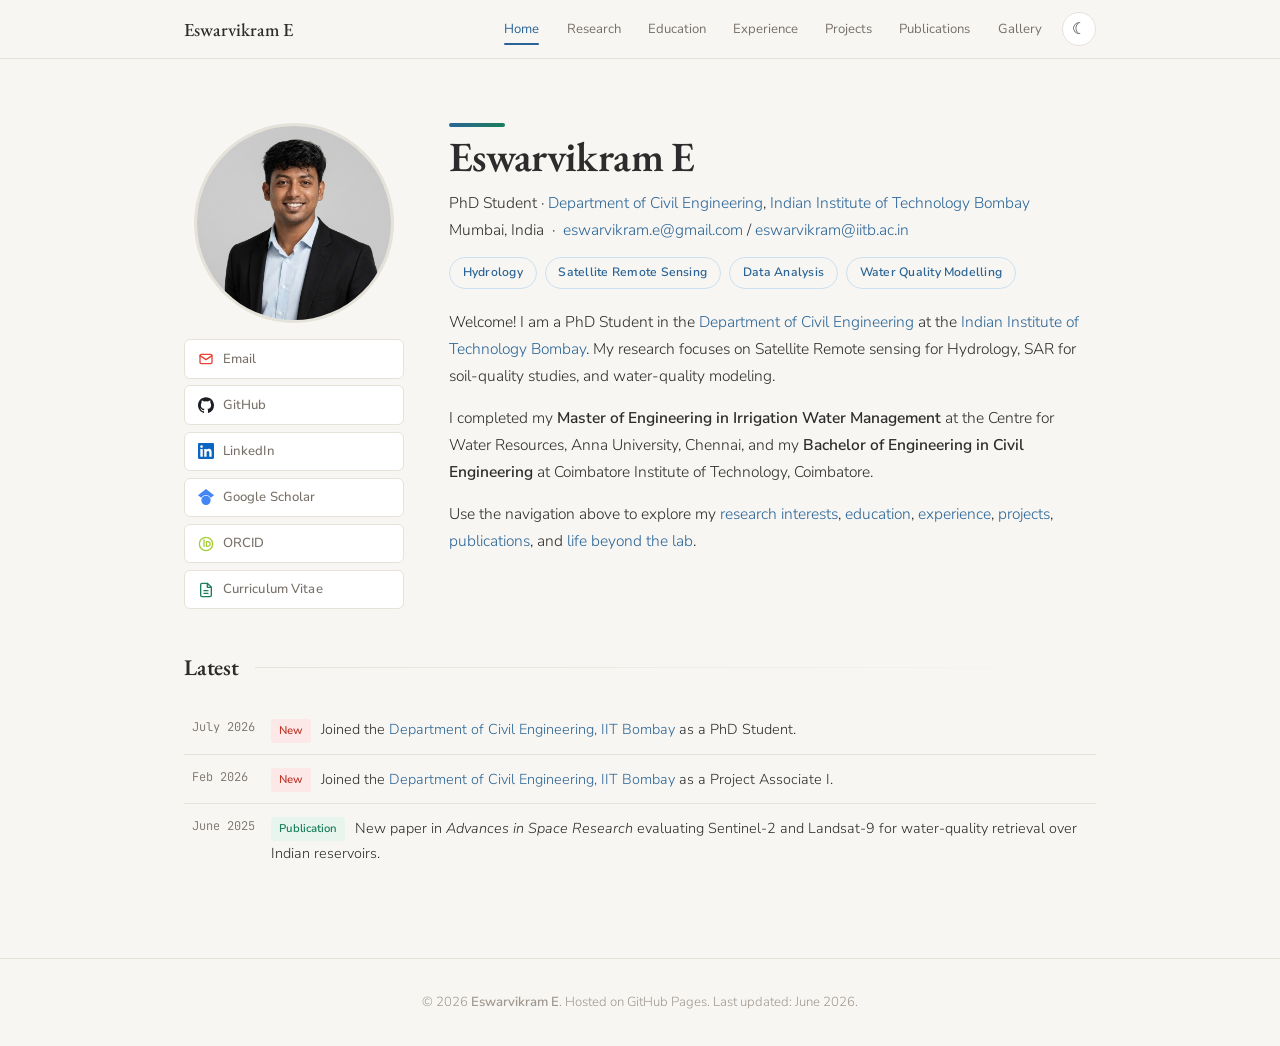
<file: index.html>
<!DOCTYPE html>
<html lang="en">
<head>
  <meta charset="UTF-8"/>
  <meta name="viewport" content="width=device-width,initial-scale=1"/>
  <title>Home — Eswarvikram E</title>
  <link href="https://fonts.googleapis.com/css2?family=EB+Garamond:ital,wght@0,400;0,500;0,600;1,400;1,500&family=Nunito+Sans:wght@300;400;600&family=JetBrains+Mono:wght@400&display=swap" rel="stylesheet"/>
  <link rel="stylesheet" href="styles.css"/>
</head>
<body>
<script>try{if(localStorage.getItem('theme')==='dark')document.body.classList.add('dark-mode');}catch(e){}</script>

<!-- ── NAV ── -->
<nav>
  <div class="nav-inner">
    <a href="index.html" class="nav-brand">Eswarvikram E</a>
    <div class="nav-actions">
      <div class="nav-links" id="navLinks">
        <a href="index.html" data-page="index.html">Home</a>
        <a href="research.html" data-page="research.html">Research</a>
        <a href="education.html" data-page="education.html">Education</a>
        <a href="experience.html" data-page="experience.html">Experience</a>
        <a href="projects.html" data-page="projects.html">Projects</a>
        <a href="publications.html" data-page="publications.html">Publications</a>
        <a href="gallery.html" data-page="gallery.html">Gallery</a>
      </div>
      <button class="nav-menu-btn" id="menuBtn" onclick="toggleMenu()" aria-label="Toggle menu">☰</button>
      <button class="theme-toggle" type="button" aria-label="Switch to dark mode" title="Toggle dark mode">☾</button>
    </div>
  </div>
</nav>

<div class="page">
  <!-- HERO / ABOUT -->
  <div class="hero">
    <div class="hero-photo">
      <div class="photo-frame">
  <img src="photo.jpg" alt="Eswarvikram E"
       onerror="this.outerHTML='<div class=&quot;photo-placeholder&quot;>EE</div>'">
</div>
      <div class="social-links">
        <a href="mailto:eswarvikram.e@gmail.com" class="social-link si-email">
          <svg viewBox="0 0 24 24" fill="none" stroke="currentColor" stroke-width="2" stroke-linecap="round" stroke-linejoin="round"><rect x="3" y="5" width="18" height="14" rx="2"/><path d="m3 7 9 6 9-6"/></svg>
          Email
        </a>
        <a href="https://github.com/eswarvikram-e" class="social-link si-gh" target="_blank">
          <svg viewBox="0 0 24 24" fill="currentColor"><path d="M12 .5C5.37.5 0 5.87 0 12.5c0 5.3 3.44 9.8 8.21 11.39.6.11.82-.26.82-.58 0-.29-.01-1.05-.02-2.06-3.34.73-4.04-1.61-4.04-1.61-.55-1.39-1.34-1.76-1.34-1.76-1.09-.75.08-.73.08-.73 1.21.09 1.84 1.24 1.84 1.24 1.07 1.84 2.81 1.31 3.5 1 .11-.78.42-1.31.76-1.61-2.67-.3-5.47-1.33-5.47-5.93 0-1.31.47-2.38 1.24-3.22-.12-.3-.54-1.52.12-3.17 0 0 1.01-.32 3.3 1.23a11.5 11.5 0 0 1 6 0c2.29-1.55 3.3-1.23 3.3-1.23.66 1.65.24 2.87.12 3.17.77.84 1.23 1.91 1.23 3.22 0 4.61-2.81 5.62-5.49 5.92.43.37.81 1.1.81 2.22 0 1.61-.01 2.9-.01 3.29 0 .32.22.7.83.58A12 12 0 0 0 24 12.5C24 5.87 18.63.5 12 .5z"/></svg>
          GitHub
        </a>
        <a href="https://linkedin.com/in/eswarvikram" class="social-link si-li" target="_blank">
          <svg viewBox="0 0 24 24" fill="currentColor"><path d="M20.45 20.45h-3.56v-5.57c0-1.33-.02-3.04-1.85-3.04-1.85 0-2.13 1.45-2.13 2.94v5.67H9.35V9h3.41v1.56h.05c.48-.9 1.63-1.85 3.36-1.85 3.6 0 4.27 2.37 4.27 5.45v6.29zM5.34 7.43a2.06 2.06 0 1 1 0-4.13 2.06 2.06 0 0 1 0 4.13zM7.12 20.45H3.55V9h3.57v11.45zM22.22 0H1.77C.79 0 0 .77 0 1.73v20.54C0 23.23.79 24 1.77 24h20.45c.98 0 1.78-.77 1.78-1.73V1.73C24 .77 23.2 0 22.22 0z"/></svg>
          LinkedIn
        </a>
        <a href="https://scholar.google.com/citations?hl=en&user=inQDjZsAAAAJ" class="social-link si-gs" target="_blank">
          <svg viewBox="0 0 24 24" fill="currentColor"><path d="M12 24a7 7 0 1 1 0-14 7 7 0 0 1 0 14zm0-24L0 9.5l4.84 3.77A8 8 0 0 1 12 9a8 8 0 0 1 7.16 4.27L24 9.5 12 0z"/></svg>
          Google Scholar
        </a>
        <a href="https://orcid.org/0009-0003-9742-1492" class="social-link si-orcid" target="_blank">
          <svg viewBox="0 0 24 24" fill="none" stroke="currentColor" stroke-width="2" stroke-linecap="round" stroke-linejoin="round"><circle cx="12" cy="12" r="10"/><path d="M9 8.5v7"/><circle cx="9" cy="6.2" r=".4" fill="currentColor"/><path d="M12.6 8.5v7h2.1a3.5 3.5 0 0 0 0-7z"/></svg>
          ORCID
        </a>
        <a href="Eswarvikram_cv.pdf" class="social-link si-cv" target="_blank" download>
          <svg viewBox="0 0 24 24" fill="none" stroke="currentColor" stroke-width="2" stroke-linecap="round" stroke-linejoin="round"><path d="M14 2H6a2 2 0 0 0-2 2v16a2 2 0 0 0 2 2h12a2 2 0 0 0 2-2V8z"/><path d="M14 2v6h6M9 13h6M9 17h6"/></svg>
          Curriculum Vitae
        </a>
      </div>
    </div>

    <div class="hero-bio">
      <h1>Eswarvikram E</h1>
      <p class="hero-role">
        PhD Student ·
        <a href="https://www.civil.iitb.ac.in/" target="_blank">Department of Civil Engineering</a>,
        <a href="https://www.iitb.ac.in/" target="_blank">Indian Institute of Technology Bombay</a><br>
        Mumbai, India &nbsp;·&nbsp; <a href="mailto:eswarvikram.e@gmail.com">eswarvikram.e@gmail.com</a> / <a href="mailto:eswarvikram@iitb.ac.in">eswarvikram@iitb.ac.in</a>
      </p>

      <div class="hero-keywords">
        <span class="kw">Hydrology</span>
        <span class="kw">Satellite Remote Sensing</span>
        <span class="kw">Data Analysis</span>
        <span class="kw">Water Quality Modelling</span>
      </div>

      <p>
        Welcome! I am a PhD Student in the
        <a href="https://www.civil.iitb.ac.in/" target="_blank">Department of Civil Engineering</a> at the
        <a href="https://www.iitb.ac.in/" target="_blank">Indian Institute of Technology Bombay</a>. My research focuses on
         Satellite Remote sensing for Hydrology, SAR for soil-quality studies, and water-quality modeling.
      </p>
      <p>
        I completed my <strong>Master of Engineering in Irrigation Water Management</strong> at the
        Centre for Water Resources, Anna University, Chennai, and my <strong>Bachelor of Engineering in Civil Engineering</strong> at
        Coimbatore Institute of Technology, Coimbatore.
      </p>
      <p>
        Use the navigation above to explore my <a href="research.html">research interests</a>,
        <a href="education.html">education</a>, <a href="experience.html">experience</a>,
        <a href="projects.html">projects</a>, <a href="publications.html">publications</a>, and
        <a href="gallery.html">life beyond the lab</a>.
      </p>
    </div>
  </div>

  <h2 class="subhead first">Latest</h2>
  <table class="news-table">
    <tr>
      <td class="news-date">July 2026</td>
      <td class="news-text">
        <span class="badge badge-new">New</span>
        Joined the <a href="https://www.civil.iitb.ac.in/" target="_blank">Department of Civil Engineering, IIT Bombay</a> as a PhD Student.
      </td>
    </tr>
    <tr>
      <td class="news-date">Feb 2026</td>
      <td class="news-text">
        <span class="badge badge-new">New</span>
        Joined the <a href="https://www.civil.iitb.ac.in/" target="_blank">Department of Civil Engineering, IIT Bombay</a> as a Project Associate I.
      </td>
    </tr>
    <tr>
      <td class="news-date">June 2025</td>
      <td class="news-text">
        <span class="badge badge-pub">Publication</span>
        New paper in <em>Advances in Space Research</em> evaluating Sentinel-2 and Landsat-9 for water-quality retrieval over Indian reservoirs.
      </td>
    </tr>
  </table>
</div><!-- /page -->

<footer class="footer">
  © 2026 <strong>Eswarvikram E</strong>. Hosted on
  <a href="https://pages.github.com" target="_blank">GitHub Pages</a>.
  Last updated: June 2026.
</footer>

<script src="script.js"></script>
</body>
</html>
</file>
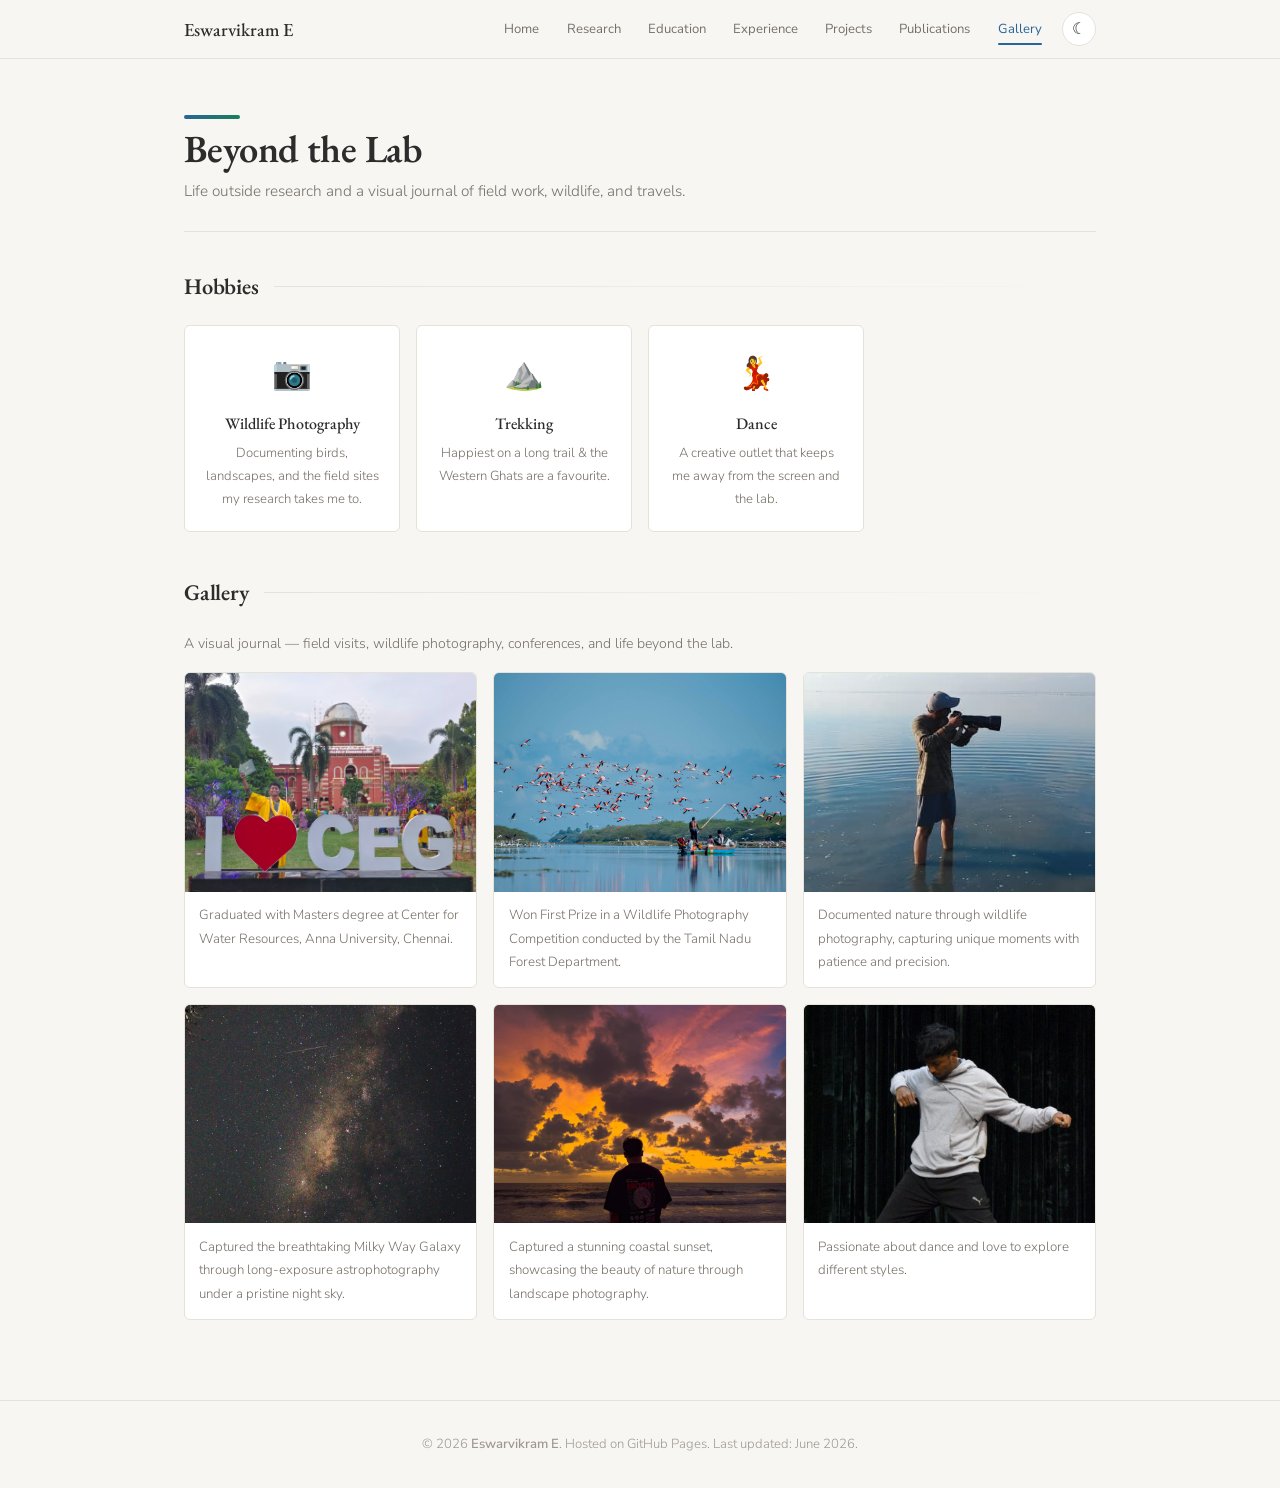
<file: gallery.html>
<!DOCTYPE html>
<html lang="en">
<head>
  <meta charset="UTF-8"/>
  <meta name="viewport" content="width=device-width,initial-scale=1"/>
  <title>Beyond the Lab — Eswarvikram E</title>
  <link href="https://fonts.googleapis.com/css2?family=EB+Garamond:ital,wght@0,400;0,500;0,600;1,400;1,500&family=Nunito+Sans:wght@300;400;600&family=JetBrains+Mono:wght@400&display=swap" rel="stylesheet"/>
  <link rel="stylesheet" href="styles.css"/>
</head>
<body>
<script>try{if(localStorage.getItem('theme')==='dark')document.body.classList.add('dark-mode');}catch(e){}</script>

<!-- ── NAV ── -->
<nav>
  <div class="nav-inner">
    <a href="index.html" class="nav-brand">Eswarvikram E</a>
    <div class="nav-actions">
      <div class="nav-links" id="navLinks">
        <a href="index.html" data-page="index.html">Home</a>
        <a href="research.html" data-page="research.html">Research</a>
        <a href="education.html" data-page="education.html">Education</a>
        <a href="experience.html" data-page="experience.html">Experience</a>
        <a href="projects.html" data-page="projects.html">Projects</a>
        <a href="publications.html" data-page="publications.html">Publications</a>
        <a href="gallery.html" data-page="gallery.html">Gallery</a>
      </div>
      <button class="nav-menu-btn" id="menuBtn" onclick="toggleMenu()" aria-label="Toggle menu">☰</button>
      <button class="theme-toggle" type="button" aria-label="Switch to dark mode" title="Toggle dark mode">☾</button>
    </div>
  </div>
</nav>

<div class="page">
  <header class="page-head">
    <h1>Beyond the Lab</h1>
    <p class="page-sub">Life outside research and a visual journal of field work, wildlife, and travels.</p>
  </header>
  <h2 class="subhead first">Hobbies</h2>
  <div class="hobbies-grid">
    <div class="hobby-card">
      <div class="hobby-emoji">📷</div>
      <div class="hobby-name">Wildlife Photography</div>
      <div class="hobby-desc">Documenting birds, landscapes, and the field sites my research takes me to.</div>
    </div>
    <div class="hobby-card">
      <div class="hobby-emoji">⛰️</div>
      <div class="hobby-name">Trekking</div>
      <div class="hobby-desc">Happiest on a long trail & the Western Ghats are a favourite.</div>
    </div>
    <div class="hobby-card">
      <div class="hobby-emoji">💃</div>
      <div class="hobby-name">Dance</div>
      <div class="hobby-desc">A creative outlet that keeps me away from the screen and the lab.</div>
    </div>
  </div>

  <h2 class="subhead">Gallery</h2>
  <p style="font-size:.88rem;color:var(--muted);margin-bottom:1rem;">
    A visual journal — field visits, wildlife photography, conferences, and life beyond the lab.
  </p>
  <div class="gallery-grid">
    <figure class="gallery-card">
      <img src="photos/gallery-1.jpg" alt="Field visit photo" onerror="this.outerHTML='<div class=&quot;img-ph&quot; style=&quot;aspect-ratio:4/3&quot;>drop image → gallery-1.jpg</div>'">
      <figcaption class="gallery-caption">Graduated with Masters degree at Center for Water Resources, Anna University, Chennai.</figcaption>
    </figure>
    <figure class="gallery-card">
      <img src="photos/gallery-2.jpg" alt="Research activity photo" onerror="this.outerHTML='<div class=&quot;img-ph&quot; style=&quot;aspect-ratio:4/3&quot;>drop image → gallery-2.jpg</div>'">
      <figcaption class="gallery-caption">Won First Prize in a Wildlife Photography Competition conducted by the Tamil Nadu Forest Department.</figcaption>
    </figure>
    <figure class="gallery-card">
      <img src="photos/gallery-3.jpg" alt="Photography sample" onerror="this.outerHTML='<div class=&quot;img-ph&quot; style=&quot;aspect-ratio:4/3&quot;>drop image → gallery-3.jpg</div>'">
      <figcaption class="gallery-caption">Documented nature through wildlife photography, capturing unique moments with patience and precision.</figcaption>
    </figure>
    <figure class="gallery-card">
      <img src="photos/gallery-4.jpg" alt="Photography sample" onerror="this.outerHTML='<div class=&quot;img-ph&quot; style=&quot;aspect-ratio:4/3&quot;>drop image → gallery-4.jpg</div>'">
      <figcaption class="gallery-caption">Captured the breathtaking Milky Way Galaxy through long-exposure astrophotography under a pristine night sky.</figcaption>
    </figure>
    <figure class="gallery-card">
      <img src="photos/gallery-5.jpg" alt="Photography sample" onerror="this.outerHTML='<div class=&quot;img-ph&quot; style=&quot;aspect-ratio:4/3&quot;>drop image → gallery-5.jpg</div>'">
      <figcaption class="gallery-caption">Captured a stunning coastal sunset, showcasing the beauty of nature through landscape photography.</figcaption>
    </figure>
    <figure class="gallery-card">
      <img src="photos/gallery-6.jpg" alt="Photography sample" onerror="this.outerHTML='<div class=&quot;img-ph&quot; style=&quot;aspect-ratio:4/3&quot;>drop image → gallery-6.jpg</div>'">
      <figcaption class="gallery-caption">Passionate about dance and love to explore different styles.</figcaption>
    </figure>
    
  </div>
</div><!-- /page -->

<footer class="footer">
  © 2026 <strong>Eswarvikram E</strong>. Hosted on
  <a href="https://pages.github.com" target="_blank">GitHub Pages</a>.
  Last updated: June 2026.
</footer>

<script src="script.js"></script>
</body>
</html>
</file>
<file: styles.css>
/* ════════════════════════════════════════════
   Eswarvikram E — shared styles (multi-page)
   ════════════════════════════════════════════ */

/* ── TOKENS ── */
:root {
  --bg:       #f7f6f2;
  --surface:  #ffffff;
  --border:   #e5e2da;
  --text:     #2c2c2c;
  --muted:    #777068;
  --light:    #a09890;
  --accent:   #2a6496;
  --accent2:  #1a7f5a;
  --tag-bg:   #eef4fb;
  --tag-col:  #2a6496;
  --warn:     #c0392b;
  --serif:    'EB Garamond', Georgia, serif;
  --sans:     'Nunito Sans', system-ui, sans-serif;
  --mono:     'JetBrains Mono', monospace;
}

*, *::before, *::after { box-sizing: border-box; margin: 0; padding: 0; }
html { font-size: 16px; }
body {
  background: var(--bg);
  color: var(--text);
  font-family: var(--sans);
  font-weight: 300;
  line-height: 1.75;
  min-height: 100vh;
  display: flex;
  flex-direction: column;
}
a { color: var(--accent); text-decoration: none; }
a:hover { text-decoration: underline; }
strong { font-weight: 600; }
em { font-style: italic; }

/* ── NAVBAR ── */
nav {
  position: sticky; top: 0; z-index: 99;
  background: rgba(247,246,242,.96);
  backdrop-filter: blur(8px);
  border-bottom: 1px solid var(--border);
}
.nav-inner {
  max-width: 960px; margin: 0 auto;
  display: flex; align-items: center; justify-content: space-between;
  padding: .75rem 1.5rem;
}
.nav-brand {
  font-family: var(--serif); font-size: 1.15rem; font-weight: 500;
  color: var(--text);
}
.nav-brand:hover { text-decoration: none; color: var(--accent); }
.nav-links { display: flex; gap: .2rem; flex-wrap: wrap; }
.nav-links a {
  color: var(--muted); font-size: .82rem; padding: .3rem .75rem;
  border-radius: 4px; transition: color .2s; position: relative;
  font-weight: 400;
}
.nav-links a::after {
  content: ""; position: absolute; left: .75rem; right: .75rem; bottom: .05rem;
  height: 2px; background: var(--accent); border-radius: 2px;
  transform: scaleX(0); transform-origin: left; transition: transform .22s ease;
}
.nav-links a:hover, .nav-links a.active {
  color: var(--accent); text-decoration: none; background: transparent;
}
.nav-links a:hover::after, .nav-links a.active::after { transform: scaleX(1); }

/* ── LAYOUT ── */
.page { max-width: 960px; margin: 0 auto; padding: 2.5rem 1.5rem 4rem; width: 100%; flex: 1 0 auto; }

/* ── PAGE HEAD (inner pages) ── */
.page-head { padding: 1rem 0 1.6rem; border-bottom: 1px solid var(--border); margin-bottom: 2.2rem; }
.page-head h1 {
  font-family: var(--serif); font-size: 2.4rem; font-weight: 600;
  letter-spacing: -.015em; line-height: 1.1; position: relative; padding-top: .75rem;
}
.page-head h1::before {
  content: ""; position: absolute; top: 0; left: 0;
  width: 56px; height: 4px; border-radius: 3px;
  background: linear-gradient(90deg, var(--accent), var(--accent2));
}
.page-sub { font-size: .96rem; color: var(--muted); margin-top: .55rem; max-width: 62ch; }

/* ── SUBHEAD (within a page) ── */
.subhead {
  font-family: var(--serif); font-size: 1.4rem; font-weight: 600;
  letter-spacing: -.01em; margin: 2.6rem 0 1.2rem;
  display: flex; align-items: center; gap: 1rem;
}
.subhead::after {
  content: ""; flex: 1 1 auto; height: 1px;
  background: linear-gradient(to right, var(--border), transparent);
}
.subhead.first { margin-top: 0; }

/* ── HERO (home) ── */
.hero {
  display: grid;
  grid-template-columns: 220px 1fr;
  gap: 2.8rem; align-items: start;
  padding: 1.5rem 0 2.4rem;
}
.hero-photo {
  display: flex; flex-direction: column; align-items: center; gap: 1rem;
}
.photo-frame {
  width: 200px; height: 200px; border-radius: 50%;
  overflow: hidden; border: 3px solid var(--border);
  position: relative; cursor: grab; touch-action: none; user-select: none;
}
.photo-frame.dragging { cursor: grabbing; }
.photo-frame img {
  width: 100%;
  height: 100%;
  object-fit: cover;
  object-position: center;
  transform-origin: center center;
  transition: none; pointer-events: none;
}
.photo-ctrls {
  position: absolute; left: 50%; bottom: 11px; transform: translateX(-50%);
  display: flex; gap: 2px; padding: 3px;
  background: rgba(18,20,24,.74); border-radius: 999px;
  opacity: 0; transition: opacity .18s; pointer-events: none;
}
.photo-frame:hover .photo-ctrls, .photo-ctrls:focus-within { opacity: 1; pointer-events: auto; }
.photo-ctrls button {
  width: 24px; height: 24px; border: none; border-radius: 50%;
  background: transparent; color: #fff; font-size: 15px; line-height: 1;
  cursor: pointer; display: flex; align-items: center; justify-content: center;
  font-family: var(--sans);
}
.photo-ctrls button:hover { background: rgba(255,255,255,.2); }
.photo-placeholder {
  width: 100%; height: 100%;
  display: flex; align-items: center; justify-content: center;
  font-size: 5rem; background: #e8e4dc; color: #bbb;
}
.social-links { display: flex; flex-direction: column; gap: .4rem; align-items: stretch; width: 100%; }
.social-link {
  display: flex; align-items: center; gap: .55rem; justify-content: flex-start;
  color: var(--muted); font-size: .82rem; font-weight: 500; letter-spacing: .01em;
  padding: .46rem .8rem; border-radius: 6px;
  border: 1px solid var(--border); background: var(--surface);
  transition: color .2s, background .2s, border-color .2s;
}
.social-link svg { width: 16px; height: 16px; flex-shrink: 0; }
.social-link:hover { color: var(--accent); background: var(--tag-bg); border-color: #cde0f0; text-decoration: none; }
/* brand colours for icons */
.si-email  svg { color: #ea4335; }
.si-gh     svg { color: #1b1f24; }
.si-li     svg { color: #0a66c2; }
.si-gs     svg { color: #4285f4; }
.si-orcid  svg { color: #a6ce39; }
.si-cv     svg { color: var(--accent2); }
body.dark-mode .si-gh svg { color: #e8eaed; }

.hero-bio h1 {
  font-family: var(--serif); font-size: 2.6rem; font-weight: 600;
  color: var(--text); line-height: 1.15; margin-bottom: .5rem;
  letter-spacing: -.015em; position: relative; padding-top: .6rem;
}
.hero-bio h1::before {
  content: ""; position: absolute; top: 0; left: 0;
  width: 56px; height: 4px; border-radius: 3px;
  background: linear-gradient(90deg, var(--accent), var(--accent2));
}
.hero-role {
  font-size: .9rem; color: var(--muted); margin-bottom: .9rem;
}
.hero-role a { color: var(--accent); }
.hero-keywords {
  display: flex; flex-wrap: wrap; gap: .5rem; margin-bottom: 1.2rem;
}
.kw {
  background: transparent; color: var(--tag-col);
  font-size: .76rem; font-weight: 600; letter-spacing: .02em;
  padding: .25rem .8rem; border-radius: 20px;
  border: 1px solid #cde0f0; transition: background .2s, border-color .2s;
}
.kw:hover { background: var(--tag-bg); }
.hero-bio p {
  font-size: .97rem; color: var(--text); margin-bottom: .9rem;
}

/* ── NEWS ── */
.news-table { width: 100%; border-collapse: collapse; font-size: .9rem; }
.news-table tr { border-bottom: 1px solid var(--border); }
.news-table tr:last-child { border-bottom: none; }
.news-table td { padding: .7rem .5rem; vertical-align: top; }
.news-date {
  color: var(--muted); white-space: nowrap;
  font-family: var(--mono); font-size: .75rem;
  padding-right: 1.5rem; padding-top: .85rem;
}
.news-text { color: var(--text); }
.badge {
  display: inline-block; font-size: .7rem; padding: .15rem .5rem;
  border-radius: 3px; font-weight: 600; margin-right: .4rem;
  vertical-align: middle;
}
.badge-new { background: #fde8e8; color: var(--warn); }
.badge-pub { background: #e8f5ee; color: var(--accent2); }
.badge-talk { background: #fef3cd; color: #856404; }

/* ── EDUCATION ── */
.edu-list { display: flex; flex-direction: column; gap: 1.2rem; }
.edu-item {
  display: grid; grid-template-columns: 90px 1fr; gap: 1rem;
  padding: 1.1rem 1.2rem; background: var(--surface);
  border: 1px solid var(--border); border-radius: 6px;
  transition: box-shadow .2s, transform .2s, border-color .2s;
}
.edu-item:hover { box-shadow: 0 6px 18px rgba(0,0,0,.07); transform: translateY(-2px); border-color: #cde0f0; }
.edu-year { font-family: var(--mono); font-size: .78rem; color: var(--muted); padding-top: .1rem; }
.edu-degree { font-family: var(--serif); font-size: 1.05rem; font-weight: 500; }
.edu-school { font-size: .85rem; color: var(--accent); }
.edu-detail { font-size: .83rem; color: var(--muted); margin-top: .2rem; }

/* ── EXPERIENCE ── */
.exp-list { display: flex; flex-direction: column; gap: 1.2rem; }
.exp-item {
  display: grid; grid-template-columns: 90px 1fr; gap: 1rem;
  padding: 1.1rem 1.2rem; background: var(--surface);
  border: 1px solid var(--border); border-radius: 6px;
  transition: box-shadow .2s, transform .2s, border-color .2s;
}
.exp-item:hover { box-shadow: 0 6px 18px rgba(0,0,0,.07); transform: translateY(-2px); border-color: #cde0f0; }
.exp-period { font-family: var(--mono); font-size: .75rem; color: var(--muted); padding-top: .15rem; line-height: 1.5; }
.exp-title { font-family: var(--serif); font-size: 1.05rem; font-weight: 500; }
.exp-org { font-size: .85rem; color: var(--accent); }

/* ── PROJECTS ── */
.proj-grid { display: grid; grid-template-columns: 1fr 1fr; gap: 1.2rem; }
.proj-card {
  background: var(--surface); border: 1px solid var(--border);
  border-radius: 6px; padding: 1.3rem 1.4rem;
  transition: box-shadow .2s, border-color .2s, transform .2s;
}
.proj-card:hover { box-shadow: 0 6px 18px rgba(0,0,0,.09); border-color: #cde0f0; transform: translateY(-3px); }
.proj-name {
  font-family: var(--serif); font-size: 1.05rem; font-weight: 500;
  margin-bottom: .3rem;
}
.proj-tags { display: flex; flex-wrap: wrap; gap: .35rem; }
.proj-tag {
  background: #f0f0ec; color: var(--muted);
  font-size: .73rem; padding: .15rem .55rem; border-radius: 3px;
}
.proj-links { display: flex; gap: .8rem; margin-top: .7rem; font-size: .8rem; }
.proj-points { margin: .35rem 0 .8rem 1rem; color: var(--muted); font-size: .85rem; }
.proj-points li { margin-bottom: .35rem; line-height: 1.55; }

/* ── PUBLICATIONS ── */
.pub-list { list-style: none; display: flex; flex-direction: column; gap: .7rem; }
.pub-item {
  padding: 1.2rem 1.3rem;
  display: grid; grid-template-columns: 72px 1fr; gap: 1rem;
  background: var(--surface); border: 1px solid var(--border);
  border-left: 3px solid var(--accent); border-radius: 6px;
  transition: box-shadow .2s, transform .2s, border-color .2s;
}
.pub-item:hover { box-shadow: 0 6px 18px rgba(0,0,0,.08); transform: translateY(-2px); }
.pub-badge {
  font-size: .7rem; padding: .25rem .5rem; border-radius: 4px;
  font-weight: 600; text-align: center; align-self: start; margin-top: .1rem;
  line-height: 1.3;
}
.pub-badge.journal { background: #e8f0fe; color: #174ea6; }
.pub-badge.conference { background: #e6f4ea; color: #137333; }
.pub-badge.preprint { background: #fce8e6; color: #c5221f; }
.pub-title { font-family: var(--serif); font-size: 1.05rem; font-weight: 500; margin-bottom: .25rem; color: var(--text); }
.pub-authors { font-size: .83rem; color: var(--muted); margin-bottom: .2rem; }
.pub-authors strong { color: var(--text); font-weight: 600; }
.pub-venue { font-size: .83rem; color: var(--accent2); font-style: italic; margin-bottom: .4rem; }
.pub-actions { display: flex; gap: .5rem; flex-wrap: wrap; }
.pub-btn {
  font-size: .75rem; padding: .2rem .65rem;
  border: 1px solid var(--border); border-radius: 3px;
  color: var(--muted); background: var(--surface);
  cursor: pointer; font-family: var(--sans);
  transition: all .2s;
}
.pub-btn:hover { background: var(--tag-bg); border-color: #cde0f0; color: var(--accent); text-decoration: none; }
.pub-doi { color: var(--accent2) !important; border-color: var(--accent2) !important; }
.pub-doi:hover { background: rgba(26,127,90,.08) !important; }

/* ── RESEARCH INTERESTS ── */
.interest-grid { display: grid; grid-template-columns: repeat(2, minmax(0, 1fr)); gap: 1rem; }
.interest-card {
  background: var(--surface); border: 1px solid var(--border); border-radius: 6px;
  padding: 1.1rem 1.2rem;
  transition: box-shadow .2s, transform .2s, border-color .2s;
}
.interest-card:hover { box-shadow: 0 6px 18px rgba(0,0,0,.07); transform: translateY(-2px); border-color: #cde0f0; }
.interest-title { font-family: var(--serif); font-size: 1.05rem; font-weight: 500; margin-bottom: .25rem; }
.interest-desc { font-size: .84rem; color: var(--muted); }

/* ── HOBBIES ── */
.hobbies-grid { display: grid; grid-template-columns: repeat(4,1fr); gap: 1rem; }
.hobby-card {
  background: var(--surface); border: 1px solid var(--border);
  border-radius: 6px; padding: 1.2rem; text-align: center;
  transition: box-shadow .2s, transform .2s;
}
.hobby-card:hover { box-shadow: 0 6px 18px rgba(0,0,0,.07); transform: translateY(-2px); }
.hobby-emoji { font-size: 2rem; margin-bottom: .5rem; }
.hobby-name { font-family: var(--serif); font-size: 1rem; font-weight: 500; margin-bottom: .3rem; }
.hobby-desc { font-size: .82rem; color: var(--muted); }

/* ── GALLERY ── */
.gallery-grid { display: grid; grid-template-columns: repeat(3, minmax(0, 1fr)); gap: 1rem; }
.gallery-card { overflow: hidden; background: var(--surface); border: 1px solid var(--border); border-radius: 6px; }
.gallery-card img { width: 100%; aspect-ratio: 4 / 3; object-fit: cover; display: block; background: var(--border); }
.gallery-caption { padding: .8rem .9rem; font-size: .83rem; color: var(--muted); }
.img-ph {
  display: flex; align-items: center; justify-content: center; text-align: center;
  background: repeating-linear-gradient(45deg, #ecebe4, #ecebe4 10px, #f4f2ed 10px, #f4f2ed 20px);
  color: var(--light); font-family: var(--mono); font-size: .72rem; letter-spacing: .03em; padding: .6rem;
}
body.dark-mode .img-ph { background: repeating-linear-gradient(45deg, #1f242c, #1f242c 10px, #232932 10px, #232932 20px); }

/* ── FOOTER ── */
.footer {
  text-align: center; padding: 2rem; margin-top: 1rem;
  font-size: .82rem; color: var(--light);
  border-top: 1px solid var(--border);
  flex-shrink: 0;
}
.footer a { color: var(--light); }
.footer a:hover { color: var(--accent); }

/* ── NAV ACTIONS / THEME TOGGLE ── */
.nav-actions { display: flex; align-items: center; gap: .5rem; }
.theme-toggle {
  width: 2.15rem; height: 2.15rem; border-radius: 50%;
  border: 1px solid var(--border); background: var(--surface); color: var(--text);
  cursor: pointer; font-size: 1rem; line-height: 1;
  display: inline-flex; align-items: center; justify-content: center;
  transition: background .2s, border-color .2s, transform .2s;
}
.theme-toggle:hover { background: var(--tag-bg); border-color: #cde0f0; transform: translateY(-1px); }
.nav-menu-btn {
  display: none;
  background: none; border: 1px solid var(--border);
  color: var(--muted); cursor: pointer;
  width: 2.1rem; height: 2.1rem; border-radius: 6px;
  font-size: 1.1rem; align-items: center; justify-content: center;
  transition: all .2s;
}
.nav-menu-btn:hover { background: var(--tag-bg); color: var(--accent); border-color: #cde0f0; }

/* ── DARK MODE ── */
body.dark-mode {
  --bg:       #121418;
  --surface:  #1b1f26;
  --border:   #2e3440;
  --text:     #eef1f5;
  --muted:    #b4bac4;
  --light:    #8d95a1;
  --accent:   #7db7ff;
  --accent2:  #6bd6ad;
  --tag-bg:   #223044;
  --tag-col:  #9bc8ff;
  --warn:     #ff8a7a;
}
body.dark-mode nav { background: rgba(18,20,24,.96); }
body.dark-mode .photo-placeholder { background: #242a33; color: #6f7784; }
body.dark-mode .kw { border-color: #34465e; }
body.dark-mode .proj-tag { background: #252b34; color: var(--muted); }
body.dark-mode .badge-new { background: #3b2423; color: #ffb1a8; }
body.dark-mode .badge-pub { background: #1d352b; color: #7ee0b7; }
body.dark-mode .badge-talk { background: #3b321c; color: #f1cf72; }
body.dark-mode .pub-badge.journal { background: #21324f; color: #aac9ff; }
body.dark-mode .pub-badge.conference { background: #1e3a2b; color: #95e2b0; }
body.dark-mode .pub-badge.preprint { background: #3e2624; color: #ffaaa2; }

/* ── TABLET (max 860px) ── */
@media (max-width: 860px) {
  .page { padding: 2rem 1.2rem 3rem; }
  .hero { grid-template-columns: 180px 1fr; gap: 2rem; }
  .photo-frame { width: 160px; height: 160px; }
  .hero-bio h1 { font-size: 2rem; }
  .proj-grid { grid-template-columns: 1fr; }
  .hobbies-grid { grid-template-columns: repeat(2, 1fr); }
  .gallery-grid { grid-template-columns: repeat(2, 1fr); }
  .interest-grid { grid-template-columns: 1fr 1fr; }
}

/* ── MOBILE (max 640px) ── */
@media (max-width: 640px) {
  .nav-inner { padding: .65rem 1rem; flex-wrap: nowrap; gap: .5rem; }
  .nav-brand { font-size: 1rem; }
  .nav-links {
    display: none; flex-direction: column; gap: 0;
    position: absolute; top: 100%; left: 0; right: 0;
    background: rgba(247,246,242,.98);
    border-bottom: 1px solid var(--border);
    padding: .5rem .5rem .8rem;
    z-index: 98;
  }
  body.dark-mode .nav-links { background: rgba(18,20,24,.98); }
  .nav-links.open { display: flex; }
  .nav-links a { padding: .55rem 1rem; border-radius: 4px; font-size: .88rem; }
  .nav-links a::after { display: none; }
  .nav-links a.active { background: var(--tag-bg); }
  .nav-menu-btn { display: inline-flex; }

  .page { padding: 1.5rem 1rem 3rem; }
  .page-head h1 { font-size: 2rem; }

  .hero {
    grid-template-columns: 1fr;
    gap: 1.2rem; padding: 1.4rem 0 1.5rem;
    text-align: center;
  }
  .hero-photo { flex-direction: column; align-items: center; gap: .8rem; }
  .photo-frame { width: 130px; height: 130px; }
  .social-links { flex-direction: row; flex-wrap: wrap; justify-content: center; }
  .hero-bio h1 { font-size: 1.9rem; }
  .hero-bio h1::before, .page-head h1::before { left: 50%; transform: translateX(-50%); }
  .hero-role { font-size: .84rem; }
  .hero-keywords { justify-content: center; }
  .hero-bio p { font-size: .93rem; }

  .subhead { font-size: 1.25rem; }

  .news-table td { padding: .5rem .3rem; }
  .news-date { font-size: .7rem; padding-right: .8rem; }
  .news-text { font-size: .84rem; }

  .edu-item, .exp-item {
    grid-template-columns: 1fr;
    padding: .9rem 1rem; gap: .4rem;
  }
  .edu-year, .exp-period {
    font-size: .73rem; padding-top: 0;
    display: inline-block;
    background: var(--tag-bg); color: var(--tag-col);
    padding: .1rem .5rem; border-radius: 3px;
    margin-bottom: .3rem;
  }

  .interest-grid { grid-template-columns: 1fr; }
  .proj-grid { grid-template-columns: 1fr; }
  .proj-card { padding: 1.1rem 1.2rem; }

  .pub-item { grid-template-columns: 1fr; gap: .5rem; padding: 1rem 1.1rem; }
  .pub-badge { display: inline-block; margin-bottom: .3rem; justify-self: start; }
  .pub-title { font-size: .97rem; }
  .pub-authors, .pub-venue { font-size: .8rem; }

  .hobbies-grid { grid-template-columns: repeat(2, 1fr); gap: .8rem; }
  .hobby-card { padding: 1rem; }
  .hobby-emoji { font-size: 1.6rem; }
  .hobby-name { font-size: .9rem; }

  .gallery-grid { grid-template-columns: 1fr; }

  .footer { font-size: .78rem; padding: 1.5rem 1rem; }
}

/* ── SMALL PHONES (max 380px) ── */
@media (max-width: 380px) {
  .hero-bio h1 { font-size: 1.65rem; }
  .hobbies-grid { grid-template-columns: 1fr; }
  .nav-brand { font-size: .92rem; }
}
</file>
